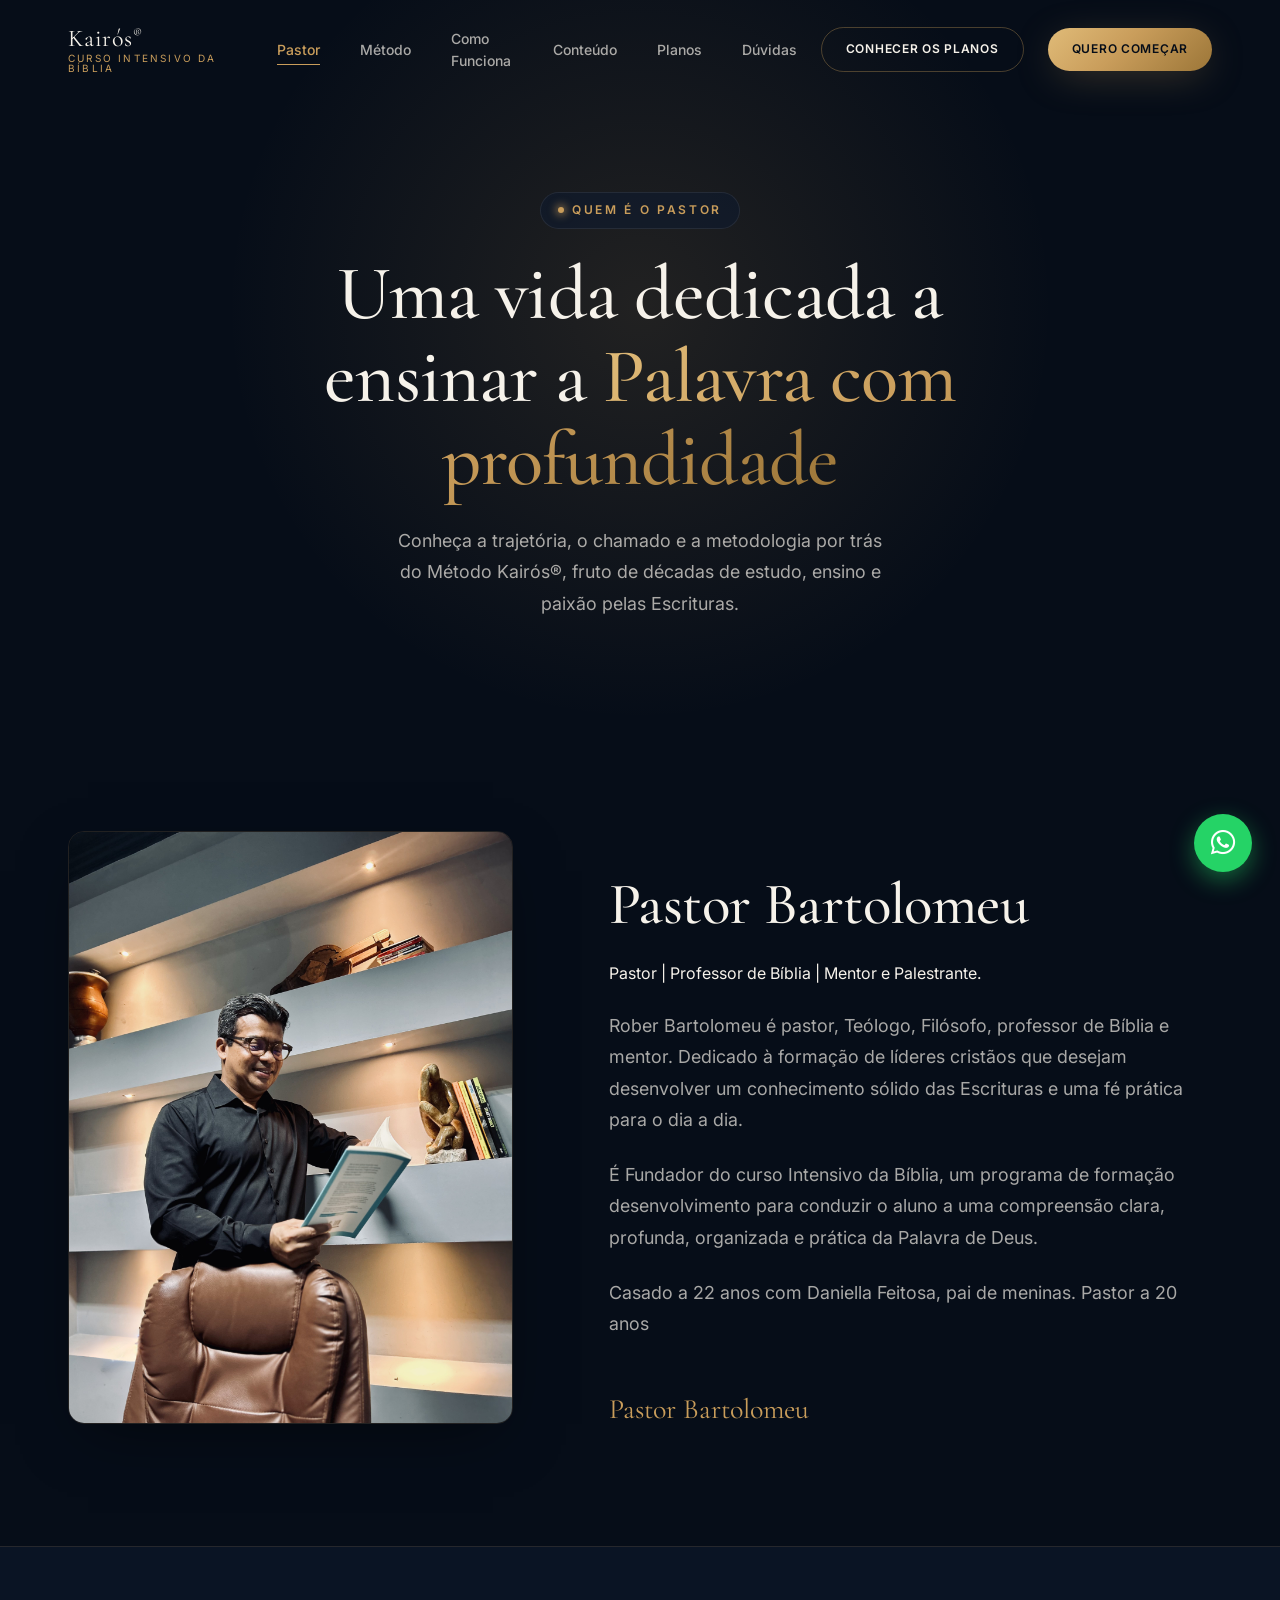
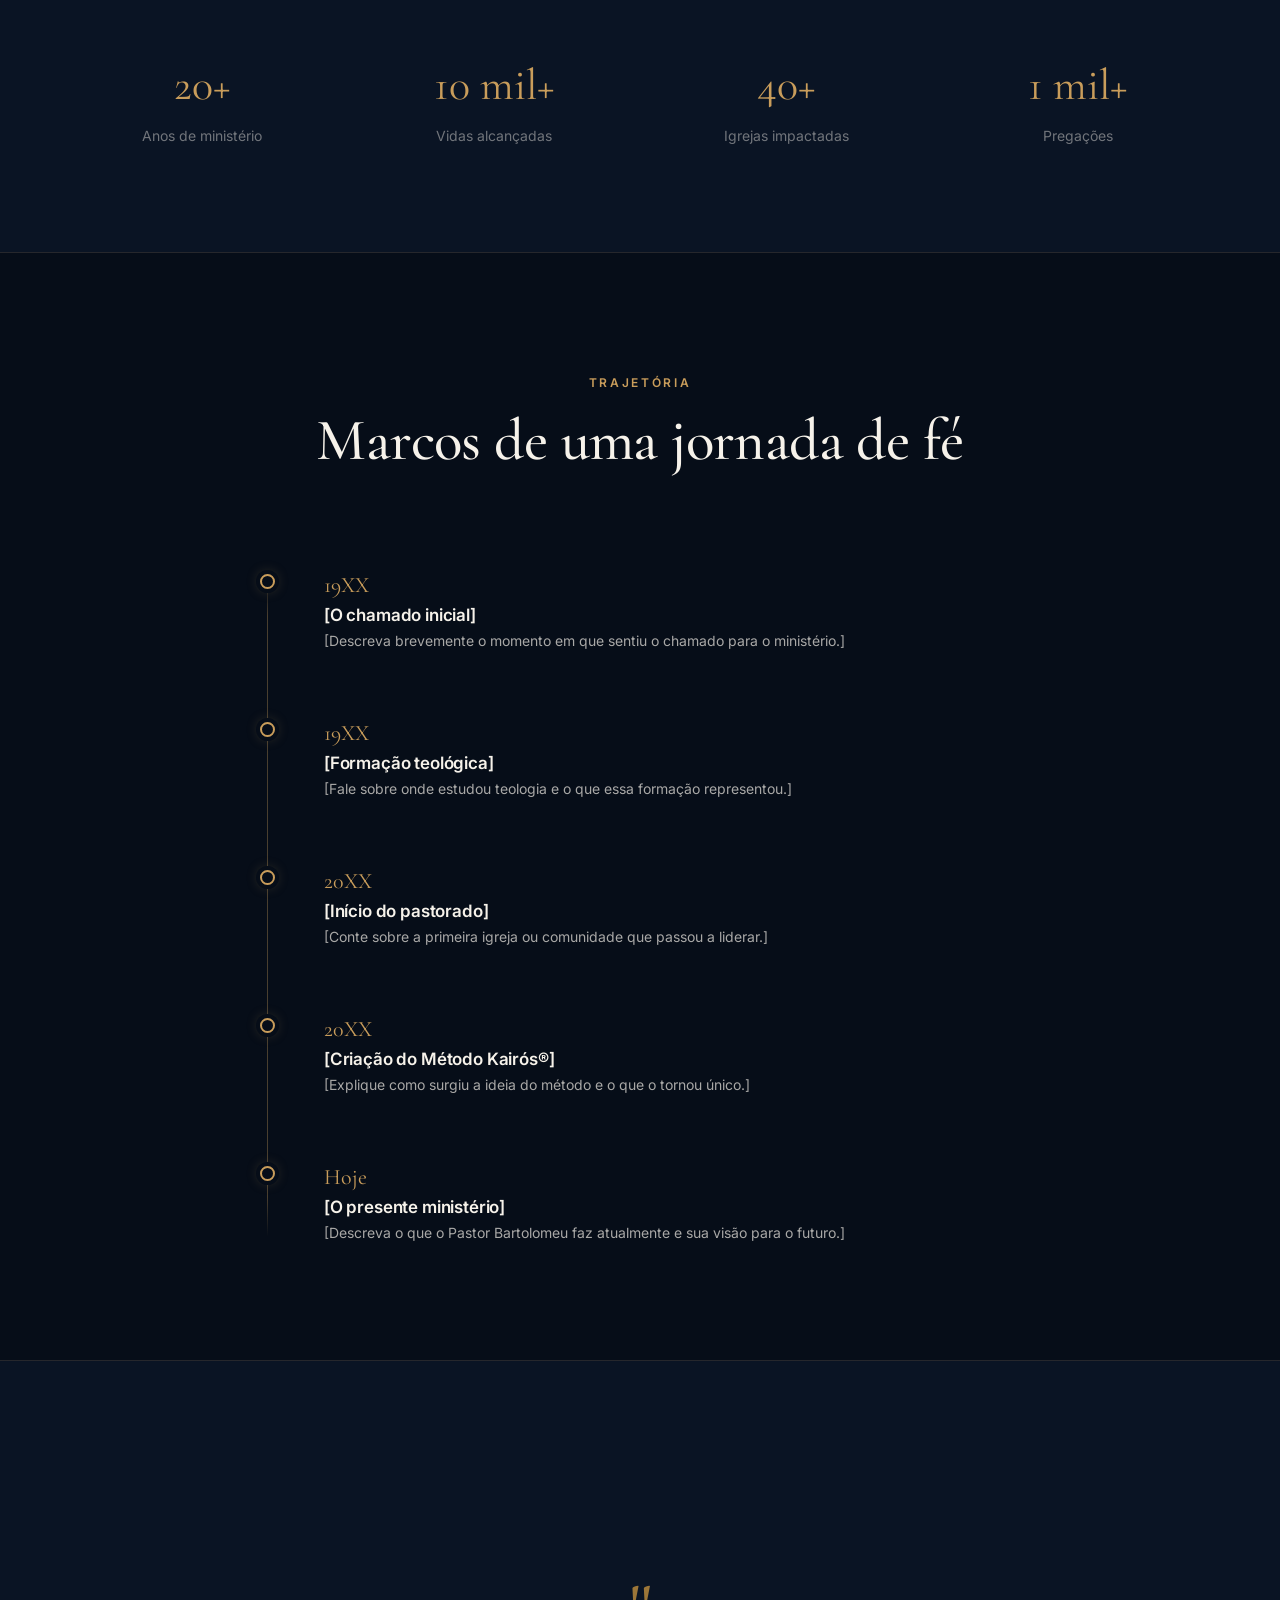
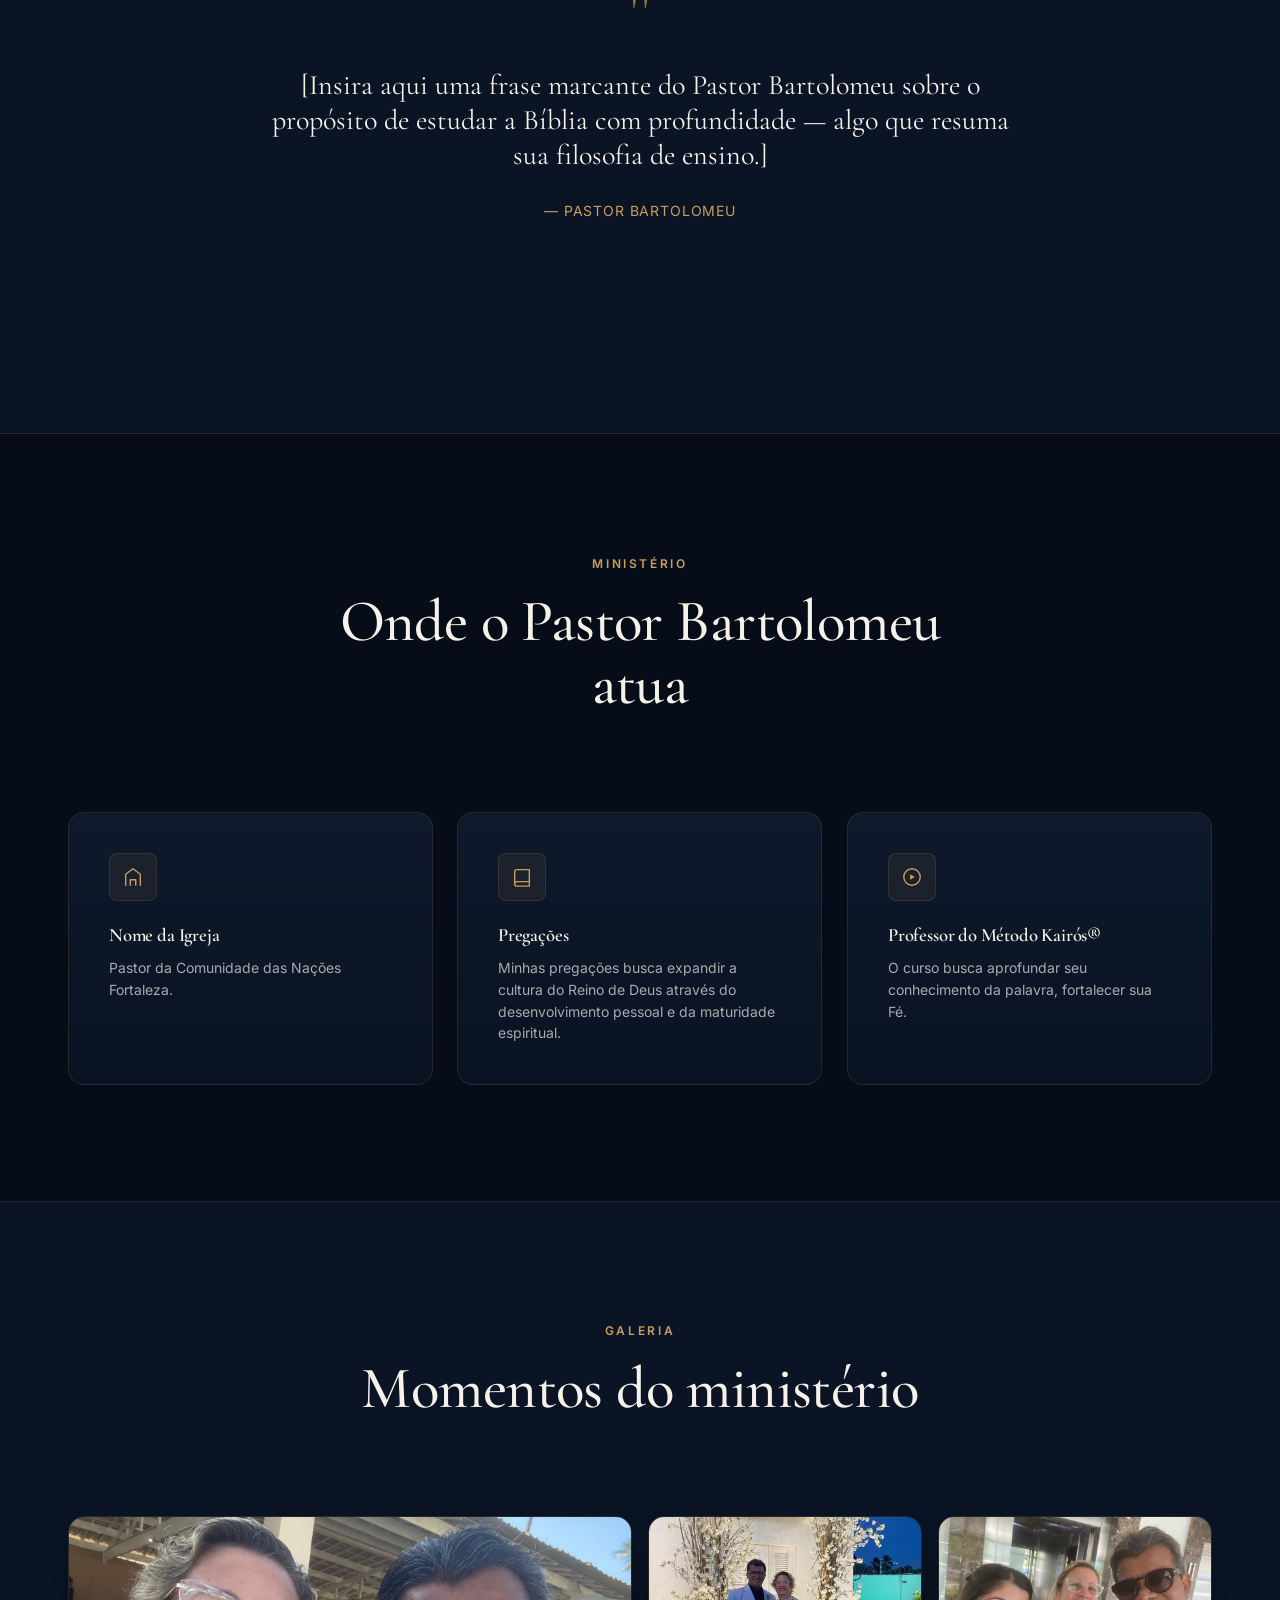
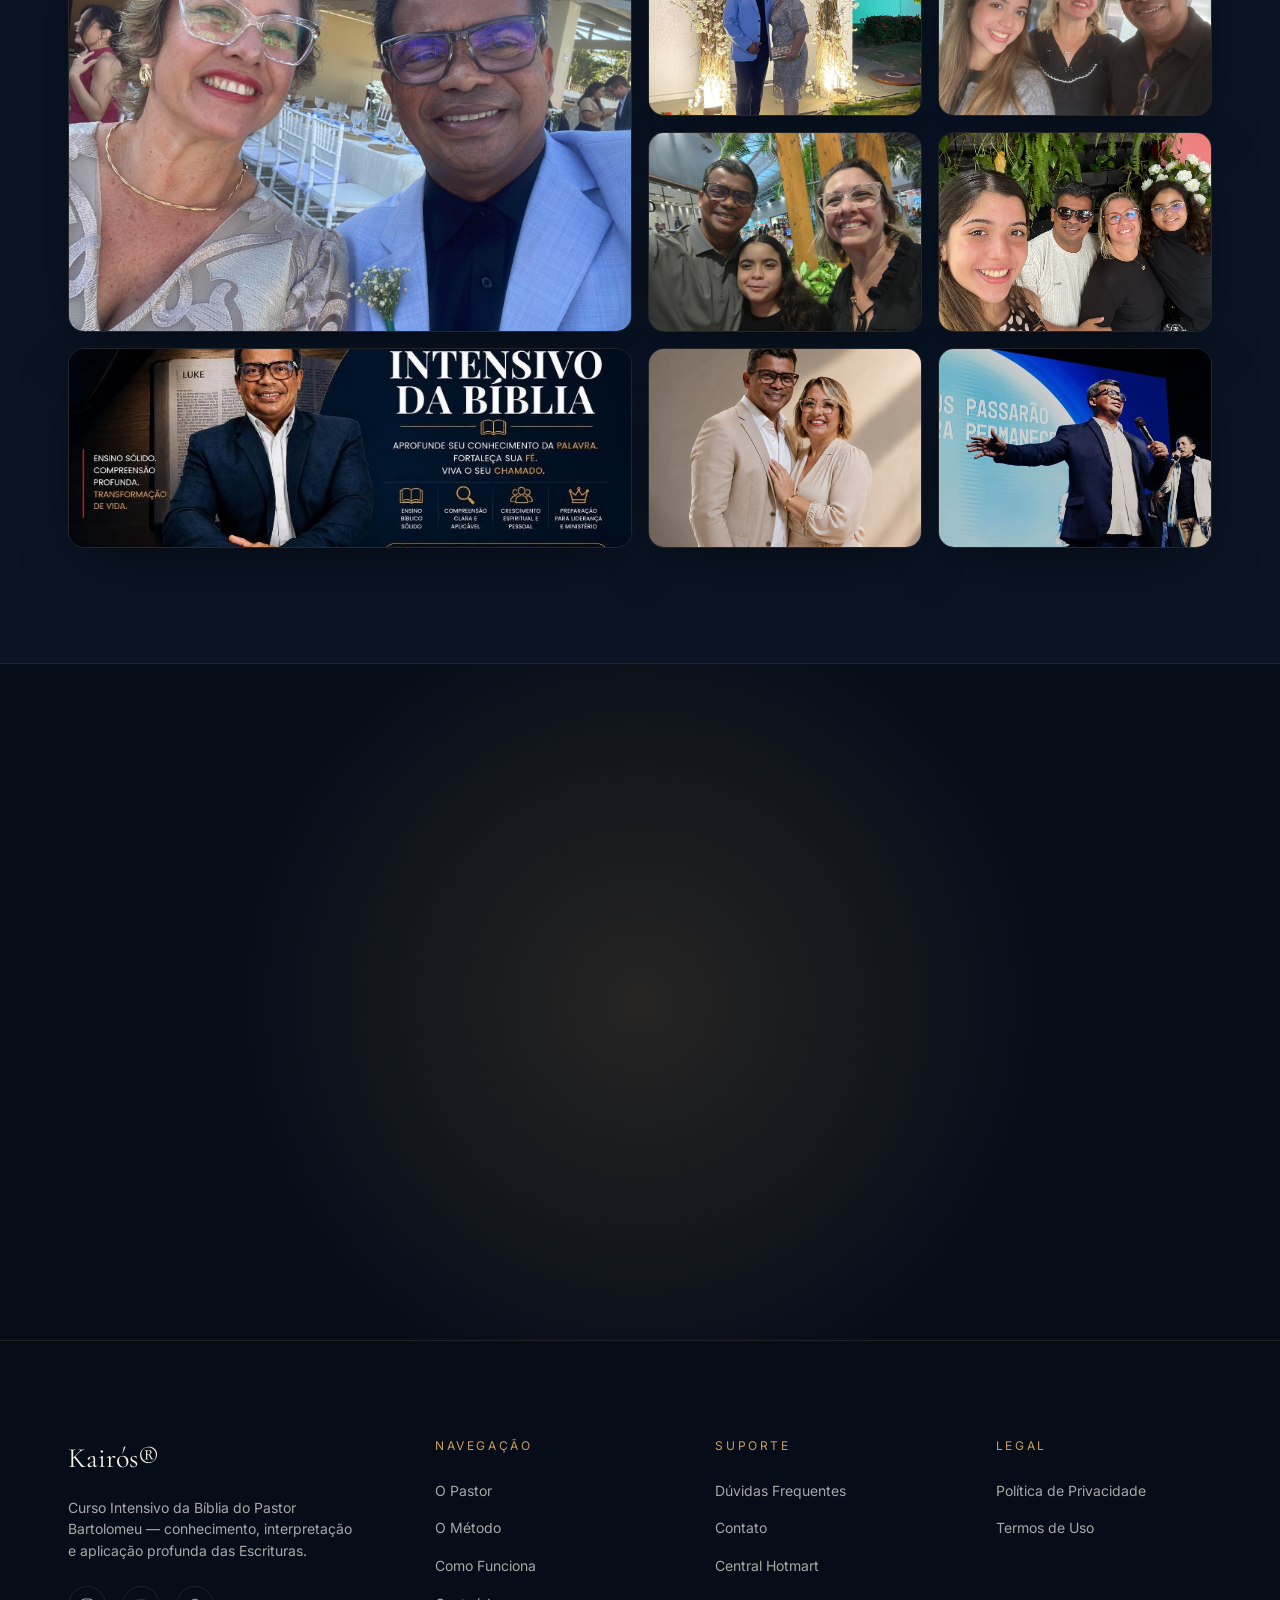
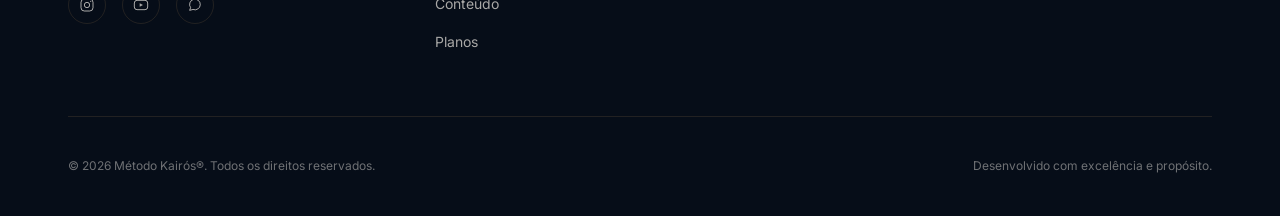
<file: sobre.html>
<!DOCTYPE html>
<html lang="pt-BR">
<head>
<meta charset="UTF-8">
<meta name="viewport" content="width=device-width, initial-scale=1.0">
<title>Sobre o Pastor Bartolomeu | Método Kairós®</title>
<meta name="description" content="Conheça a trajetória, o chamado e o ministério do Pastor Bartolomeu, criador do Método Kairós® para o estudo profundo da Bíblia.">
<meta name="theme-color" content="#060d18">

<link rel="preconnect" href="https://fonts.googleapis.com">
<link rel="preconnect" href="https://fonts.gstatic.com" crossorigin>
<link href="https://fonts.googleapis.com/css2?family=Cormorant+Garamond:wght@400;500;600;700&family=Inter:wght@400;500;600;700;800&display=swap" rel="stylesheet">
<link rel="stylesheet" href="https://cdnjs.cloudflare.com/ajax/libs/font-awesome/6.5.1/css/all.min.css"/>

<link rel="stylesheet" href="css/variables.css">
<link rel="stylesheet" href="css/reset.css">
<link rel="stylesheet" href="css/base.css">
<link rel="stylesheet" href="css/components.css">
<link rel="stylesheet" href="css/nav.css">
<link rel="stylesheet" href="css/sections.css">
<link rel="stylesheet" href="css/about.css">
<link rel="stylesheet" href="css/animations.css">
<link rel="stylesheet" href="css/whatsapp.css">
</head>
<body>

<a href="#conteudo" class="u-visually-hidden">Pular para o conteúdo principal</a>

<!-- ==========================================================================
     NAVEGAÇÃO — igual à página inicial, com "O Pastor" marcado como atual
     ========================================================================== -->
<header class="nav" id="nav">
  <div class="u-container nav__inner">
    <a href="index.html" class="nav__brand">
      <span class="nav__brand-mark">Kairós<sup style="font-size:0.5em;">®</sup></span>
      <span class="nav__brand-tag">Curso Intensivo da Bíblia</span>
    </a>

    <nav class="nav__links" id="navLinks" aria-label="Navegação principal">
      <a href="#" class="nav__link" aria-current="page">Pastor</a>
      <a href="index.htm" class="nav__link">Método</a>
      <a href="index.htm" class="nav__link">Como Funciona</a>
      <a href="index.htm" class="nav__link">Conteúdo</a>
      <a href="index.htm" class="nav__link">Planos</a>
      <a href="index.htm" class="nav__link">Dúvidas</a>
    </nav>

    <div class="nav__actions">
      <a href="index.html#planos" class="btn btn--ghost btn--sm">Conhecer os planos</a>
      <a href="index.html#planos" class="btn btn--gold btn--sm">Quero começar</a>
      <button class="nav__toggle" id="navToggle" aria-label="Abrir menu" aria-expanded="false" aria-controls="navLinks">
        <span></span><span></span><span></span>
      </button>
    </div>
  </div>
</header>

<main id="conteudo">

<!-- ==========================================================================
     CABEÇALHO DA PÁGINA
     ========================================================================== -->
<section class="page-header u-container">
  <div class="hero__badge" data-anim="fade-up" style="margin-bottom:1.5rem;">
    <span class="badge"><span class="badge__dot"></span>Quem é o Pastor</span>
  </div>
  <h1 class="page-header__title" data-anim="fade-up" data-anim-delay="80">
    Uma vida dedicada a ensinar a <span class="u-gold-text">Palavra com profundidade</span>
  </h1>
  <p class="u-lede page-header__lede" data-anim="fade-up" data-anim-delay="160">
    <!-- SUBSTITUA este parágrafo por uma frase de efeito real sobre o Pastor Bartolomeu —
         algo que resuma sua missão em 1-2 linhas. -->
    Conheça a trajetória, o chamado e a metodologia por trás do Método Kairós®,
    fruto de décadas de estudo, ensino e paixão pelas Escrituras.
  </p>
</section>

<!-- ==========================================================================
     BIOGRAFIA — foto grande + texto
     ========================================================================== -->
<section class="u-section">
  <div class="u-container">
    <div class="bio__layout">
      <div class="bio__photo" data-anim="fade-right">
        <!-- FOTO PRINCIPAL DO PASTOR
             Para usar uma foto real, troque o bloco abaixo por:
             <div class="photo-frame"><img src="assets/img/pastor-bartolomeu.jpg" alt="Pastor Bartolomeu"></div> -->
         <div class="gallery__grid" ></div>
      <div class="gallery__item gallery__item--wide gallery__item--tall" data-anim="scale-in">
       <div class="photo-frame"><img src="assent/img1.jpeg" alt="Casal"></div>
      </div>
      </div>

      <div class="bio__text" data-anim-group="90">
        <span class="u-eyebrow" data-anim="fade-up">Biografia</span>
        <h2 class="u-heading-lg" data-anim="fade-up">Pastor Bartolomeu</h2>

        <!-- TEXTO DE BIOGRAFIA — substitua os parágrafos abaixo pela história real:
             origem, chamado ao ministério, formação teológica, tempo de pastorado,
             igreja(s) que lidera ou liderou, marcos importantes. -->
        <h4 class="u-texto" data-anim="fade-up">Pastor | Professor  de Bíblia | Mentor e Palestrante.</h4>
        <p data-anim="fade-up">
         Rober Bartolomeu é pastor, Teólogo, Filósofo, professor de Bíblia e mentor.

Dedicado à formação de líderes cristãos que desejam desenvolver um conhecimento sólido das Escrituras e uma fé prática para o dia a dia.
        </p>
        <p data-anim="fade-up">
         É Fundador do curso Intensivo da Bíblia, um programa de formação desenvolvimento para conduzir o aluno a uma compreensão clara, profunda, organizada e prática da Palavra de Deus.
        </p>

        <p data-anim="fade-up">
        Casado a 22 anos com Daniella Feitosa, pai de meninas.
Pastor a 20 anos
        </p>

        <span class="bio__signature" data-anim="fade-up">Pastor Bartolomeu</span>
      </div>
    </div>
  </div>
</section>

<!-- ==========================================================================
     ESTATÍSTICAS / CREDENCIAIS
     ========================================================================== -->
<section class="u-section" style="padding-block: var(--space-xl); background: var(--bg-surface-alt); border-block: 1px solid var(--border-subtle);">
  <div class="u-container">
    <div class="pastor-stats" data-anim-group="80">
      <!-- Ajuste os números abaixo para os reais -->
      <div class="pastor-stat" data-anim="fade-up">
        <span class="pastor-stat__value">20+</span>
        <span class="pastor-stat__label">Anos de ministério</span>
      </div>
      <div class="pastor-stat" data-anim="fade-up">
        <span class="pastor-stat__value">10 mil+</span>
        <span class="pastor-stat__label">Vidas alcançadas</span>
      </div>
      <div class="pastor-stat" data-anim="fade-up">
        <span class="pastor-stat__value">40+</span>
        <span class="pastor-stat__label">Igrejas impactadas</span>
      </div>
      <div class="pastor-stat" data-anim="fade-up">
        <span class="pastor-stat__value">1 mil+</span>
        <span class="pastor-stat__label">Pregações</span>
      </div>
    </div>
  </div>
</section>

<!-- ==========================================================================
     TRAJETÓRIA — linha do tempo
     ========================================================================== -->
<section class="u-section">
  <div class="u-container">
    <div class="u-section-head u-section-head--center" data-anim="fade-up">
      <span class="u-eyebrow">Trajetória</span>
      <h2 class="u-heading-lg">Marcos de uma jornada de fé</h2>
    </div>

    <div class="trajectory" data-anim-group="100">
      <!-- Ajuste anos e descrições para a trajetória real do Pastor -->
      <div class="trajectory__item" data-anim="fade-up">
        <span class="trajectory__dot"></span>
        <span class="trajectory__year">19XX</span>
        <h3>[O chamado inicial]</h3>
        <p>[Descreva brevemente o momento em que sentiu o chamado para o ministério.]</p>
      </div>

      <div class="trajectory__item" data-anim="fade-up">
        <span class="trajectory__dot"></span>
        <span class="trajectory__year">19XX</span>
        <h3>[Formação teológica]</h3>
        <p>[Fale sobre onde estudou teologia e o que essa formação representou.]</p>
      </div>

      <div class="trajectory__item" data-anim="fade-up">
        <span class="trajectory__dot"></span>
        <span class="trajectory__year">20XX</span>
        <h3>[Início do pastorado]</h3>
        <p>[Conte sobre a primeira igreja ou comunidade que passou a liderar.]</p>
      </div>

      <div class="trajectory__item" data-anim="fade-up">
        <span class="trajectory__dot"></span>
        <span class="trajectory__year">20XX</span>
        <h3>[Criação do Método Kairós®]</h3>
        <p>[Explique como surgiu a ideia do método e o que o tornou único.]</p>
      </div>

      <div class="trajectory__item" data-anim="fade-up">
        <span class="trajectory__dot"></span>
        <span class="trajectory__year">Hoje</span>
        <h3>[O presente ministério]</h3>
        <p>[Descreva o que o Pastor Bartolomeu faz atualmente e sua visão para o futuro.]</p>
      </div>
    </div>
  </div>
</section>

<!-- ==========================================================================
     CITAÇÃO EM DESTAQUE
     ========================================================================== -->
<section class="u-section" style="background: var(--bg-surface-alt); border-block: 1px solid var(--border-subtle);">
  <div class="u-container">
    <div class="quote-block" data-anim="scale-in">
      <span class="quote-block__mark">"</span>
      <!-- Substitua pela citação real do Pastor -->
      <p class="quote-block__text">
        [Insira aqui uma frase marcante do Pastor Bartolomeu sobre o propósito de
        estudar a Bíblia com profundidade — algo que resuma sua filosofia de ensino.]
      </p>
      <span class="quote-block__author">— Pastor Bartolomeu</span>
    </div>
  </div>
</section>

<!-- ==========================================================================
     ÁREAS DE ATUAÇÃO NO MINISTÉRIO
     ========================================================================== -->
<section class="u-section">
  <div class="u-container">
    <div class="u-section-head u-section-head--center" data-anim="fade-up">
      <span class="u-eyebrow">Ministério</span>
      <h2 class="u-heading-lg">Onde o Pastor Bartolomeu atua</h2>
    </div>

    <div class="ministry__grid" data-anim-group="90">
      <div class="card" style="padding: var(--space-lg);" data-anim="fade-up">
        <div class="learn__icon" style="margin-bottom: var(--space-md);">
          <svg viewBox="0 0 24 24" fill="none" stroke="currentColor" stroke-width="1.5"><path d="M4 21V9l8-6 8 6v12M9 21v-6h6v6" stroke-linecap="round" stroke-linejoin="round"/></svg>
        </div>
        <h3 style="font-weight:600; margin-bottom: var(--space-xs);">Nome da Igreja </h3>
        <p style="font-size: var(--fs-body-sm);">Pastor da Comunidade das Nações Fortaleza.</p>
      </div>

      <div class="card" style="padding: var(--space-lg);" data-anim="fade-up">
        <div class="learn__icon" style="margin-bottom: var(--space-md);">
          <svg viewBox="0 0 24 24" fill="none" stroke="currentColor" stroke-width="1.5"><path d="M4 19.5A2.5 2.5 0 0 1 6.5 17H20M4 19.5A2.5 2.5 0 0 0 6.5 22H20V4H6.5A2.5 2.5 0 0 0 4 6.5v13Z" stroke-linejoin="round"/></svg>
        </div>
        <h3 style="font-weight:600; margin-bottom: var(--space-xs);">Pregações</h3>
        <p style="font-size: var(--fs-body-sm);">Minhas pregações busca expandir a cultura do Reino de Deus através do desenvolvimento pessoal e da maturidade espiritual.</p>
      </div>

      <div class="card" style="padding: var(--space-lg);" data-anim="fade-up">
        <div class="learn__icon" style="margin-bottom: var(--space-md);">
          <svg viewBox="0 0 24 24" fill="none" stroke="currentColor" stroke-width="1.5"><circle cx="12" cy="12" r="9"/><path d="M10 9v6l5-3-5-3Z" fill="currentColor" stroke="none"/></svg>
        </div>
        <h3 style="font-weight:600; margin-bottom: var(--space-xs);">Professor do Método Kairós®</h3>
        <p style="font-size: var(--fs-body-sm);">O curso busca aprofundar seu conhecimento da palavra, fortalecer sua Fé.</p>
      </div>
    </div>
  </div>
</section>

<!-- ==========================================================================
     GALERIA DE FOTOS
     ========================================================================== -->
<section class="u-section" style="background: var(--bg-surface-alt); border-block: 1px solid var(--border-subtle);">
  <div class="u-container">
    <div class="u-section-head u-section-head--center" data-anim="fade-up">
      <span class="u-eyebrow">Galeria</span>
      <h2 class="u-heading-lg">Momentos do ministério</h2>
    </div>

    <!-- Cada item é um placeholder — troque a <div class="photo-placeholder"> interna
         por <div class="photo-frame"><img src="..." alt="..."></div> quando tiver as fotos.
         As classes gallery__item--wide e gallery__item--tall controlam o tamanho no grid. -->
    <div class="gallery__grid" data-anim-group="70">
      <div class="gallery__item gallery__item--wide gallery__item--tall" data-anim="scale-in">
       <div class="photo-frame"><img src="assent/img2.jpeg" alt="Casal"></div>
      </div>
      <div class="gallery__item" data-anim="scale-in">
        <div class="photo-frame"><img src="/assent/img3.jpeg" alt="casal"></div>
      </div>
      <div class="gallery__item" data-anim="scale-in">
       <div class="photo-frame"><img src="assent/img5.jpeg" alt="irma"></div>
      </div>
      <div class="gallery__item" data-anim="scale-in">
        <div class="photo-frame"><img src="assent/img6.jpeg" alt="irma"></div>
      </div>
      <div class="gallery__item" data-anim="scale-in">
        <div class="photo-frame"><img src="assent/img7.png" alt="familia"></div>
      </div>
      <div class="gallery__item gallery__item--wide" data-anim="scale-in">
        <div class="photo-frame"><img src="assent/img12.jpeg" alt="familia"></div>
      </div>
       <div class="gallery__item" data-anim="scale-in">
        <div class="photo-frame"><img src="assent/img11.png" alt="familia"></div>
      </div>
       <div class="gallery__item" data-anim="scale-in">
        <div class="photo-frame"><img src="assent/img10.png" alt="familia"></div>
      </div>
    </div>
  </div>
</section>

<!-- ==========================================================================
     CTA FINAL — volta pro curso
     ========================================================================== -->
<section class="cta-final u-section">
  <div class="cta-final__glow" aria-hidden="true"></div>
  <div class="u-container">
    <div class="cta-final__content" data-anim="scale-in">
      <span class="u-eyebrow" style="justify-content:center;">Método Kairós®</span>
      <h2 class="u-gold-text">Aprenda diretamente com o Pastor Bartolomeu</h2>
      <p class="u-lede">Inscreva-se no Curso Intensivo da Bíblia e tenha acesso ao método completo, com a mesma profundidade que você conheceu aqui.</p>
      <a href="index.html#planos" class="btn btn--gold">Conhecer os planos</a>
    </div>
  </div>
</section>

</main>

<!-- ==========================================================================
     FOOTER — igual à página inicial
     ========================================================================== -->
<footer class="footer">
  <div class="u-container">
    <div class="footer__grid">
      <div>
        <div class="footer__brand-mark">Kairós®</div>
        <p class="footer__desc">Curso Intensivo da Bíblia do Pastor Bartolomeu — conhecimento, interpretação e aplicação profunda das Escrituras.</p>
        <div class="footer__social">
          <a href="#" aria-label="Instagram"><svg viewBox="0 0 24 24" fill="none" stroke="currentColor" stroke-width="1.5"><rect x="3" y="3" width="18" height="18" rx="5"/><circle cx="12" cy="12" r="4"/><circle cx="17.5" cy="6.5" r="1" fill="currentColor" stroke="none"/></svg></a>
          <a href="#" aria-label="YouTube"><svg viewBox="0 0 24 24" fill="none" stroke="currentColor" stroke-width="1.5"><rect x="2" y="5" width="20" height="14" rx="4"/><path d="M10 9.5v5l5-2.5-5-2.5Z" fill="currentColor" stroke="none"/></svg></a>
          <a href="#" aria-label="WhatsApp"><svg viewBox="0 0 24 24" fill="none" stroke="currentColor" stroke-width="1.5"><path d="M4 20l1.4-4.1A8 8 0 1 1 9 18.7L4 20Z" stroke-linejoin="round"/></svg></a>
        </div>
      </div>

      <div>
        <div class="footer__col-title">Navegação</div>
        <div class="footer__links">
          <a href="sobre.html">O Pastor</a>
          <a href="index.html#metodo">O Método</a>
          <a href="index.html#como-funciona">Como Funciona</a>
          <a href="index.html#aprendizado">Conteúdo</a>
          <a href="index.html#planos">Planos</a>
        </div>
      </div>

      <div>
        <div class="footer__col-title">Suporte</div>
        <div class="footer__links">
          <a href="index.html#faq">Dúvidas Frequentes</a>
          <a href="#">Contato</a>
          <a href="#">Central Hotmart</a>
        </div>
      </div>

      <div>
        <div class="footer__col-title">Legal</div>
        <div class="footer__links">
          <a href="#">Política de Privacidade</a>
          <a href="#">Termos de Uso</a>
        </div>
      </div>
    </div>

    <div class="footer__bottom">
      <span>&copy; <span data-current-year>2026</span> Método Kairós®. Todos os direitos reservados.</span>
      <span>Desenvolvido com excelência e propósito.</span>
    </div>
  </div>
</footer>


<!-- Botão WhatsApp flutuante -->
  <a href="https://wa.me/558596488028?text=Ol%C3%A1!%20Quero%20saber%20mais%20sobre%20o%20curso%20intensivo%20de%20bíblia" class="whatsapp-float" target="_blank" aria-label="WhatsApp">
    <i class="fab fa-whatsapp"></i>
  </a>

<script src="js/animations.js"></script>
<script src="js/main.js"></script>
</body>
</html>
</file>
<file: css/variables.css>
/* ==========================================================================
   MÉTODO KAIRÓS® — DESIGN TOKENS
   Paleta extraída da identidade visual de referência do Pastor Bartolomeu:
   azul-marinho profundo, dourado premium, branco quente, grafite e couro.
   ========================================================================== */

:root {
  /* ---- Cor: Base ---- */
  --c-navy-950: #060d18;   /* fundo principal — quase preto, tom azulado */
  --c-navy-900: #0a1424;   /* fundo secundário / seções alternadas */
  --c-navy-850: #0e1b30;   /* cards, superfícies elevadas */
  --c-navy-800: #142238;   /* bordas sutis, hover de superfícies */
  --c-navy-700: #1c2f4a;   /* divisores levemente visíveis */

  /* ---- Cor: Dourado premium ---- */
  --c-gold-100: #f3e3c2;   /* highlight de texto dourado claro */
  --c-gold-300: #e0bb78;   /* dourado médio-claro, hover */
  --c-gold-500: #c99d5b;   /* dourado principal (extraído da referência) */
  --c-gold-700: #9c7638;   /* dourado escuro, sombras metálicas */
  --c-gold-900: #5c4420;   /* dourado profundo, bordas em dark */

  /* ---- Cor: Neutros quentes ---- */
  --c-white-warm: #f6f2ea;
  --c-cream: #ece5d6;
  --c-graphite-400: #8b8f98;
  --c-graphite-600: #5c6270;
  --c-leather: #6e5743;

  /* ---- Cor: Semântica ---- */
  --bg-body: var(--c-navy-950);
  --bg-surface: var(--c-navy-850);
  --bg-surface-alt: var(--c-navy-900);
  --border-subtle: rgba(201, 157, 91, 0.14);
  --border-strong: rgba(201, 157, 91, 0.35);
  --text-primary: var(--c-white-warm);
  --text-secondary: rgba(246, 242, 234, 0.68);
  --text-muted: rgba(246, 242, 234, 0.44);
  --text-gold: var(--c-gold-500);
  --accent: var(--c-gold-500);
  --accent-bright: var(--c-gold-300);

  /* ---- Gradientes discretos ---- */
  --grad-gold: linear-gradient(135deg, var(--c-gold-300) 0%, var(--c-gold-500) 45%, var(--c-gold-700) 100%);
  --grad-surface: linear-gradient(180deg, rgba(20, 34, 56, 0.6) 0%, rgba(10, 20, 36, 0.9) 100%);
  --grad-vignette: radial-gradient(120% 120% at 50% 0%, rgba(20, 34, 56, 0.0) 0%, rgba(6, 13, 24, 0.9) 100%);
  --grad-glow: radial-gradient(50% 50% at 50% 50%, rgba(201, 157, 91, 0.22) 0%, rgba(201, 157, 91, 0) 70%);

  /* ---- Tipografia ---- */
  --font-display: "Cormorant Garamond", "Times New Roman", serif;
  --font-body: "Inter", -apple-system, BlinkMacSystemFont, sans-serif;

  --fs-display-xl: clamp(2.75rem, 6vw, 6rem);
  --fs-display-lg: clamp(2.25rem, 4.6vw, 4.25rem);
  --fs-display-md: clamp(1.75rem, 3.2vw, 2.75rem);
  --fs-display-sm: clamp(1.375rem, 2.2vw, 1.875rem);
  --fs-body-lg: clamp(1.0625rem, 1.4vw, 1.25rem);
  --fs-body-md: 1rem;
  --fs-body-sm: 0.875rem;
  --fs-eyebrow: 0.75rem;

  --lh-tight: 1.08;
  --lh-snug: 1.25;
  --lh-normal: 1.55;
  --lh-relaxed: 1.75;

  --ls-eyebrow: 0.22em;
  --ls-wide: 0.06em;

  /* ---- Espaçamento ---- */
  --space-3xs: 0.25rem;
  --space-2xs: 0.5rem;
  --space-xs: 0.75rem;
  --space-sm: 1rem;
  --space-md: 1.5rem;
  --space-lg: 2.5rem;
  --space-xl: 4rem;
  --space-2xl: 6rem;
  --space-3xl: 9rem;

  --section-pad-y: clamp(4.5rem, 9vw, 9rem);
  --container-width: 1240px;
  --container-pad-x: clamp(1.25rem, 5vw, 3rem);

  /* ---- Raio & sombra ---- */
  --radius-sm: 8px;
  --radius-md: 16px;
  --radius-lg: 28px;
  --radius-pill: 999px;

  --shadow-soft: 0 20px 60px -20px rgba(0, 0, 0, 0.55);
  --shadow-lift: 0 30px 80px -24px rgba(0, 0, 0, 0.65);
  --shadow-gold-glow: 0 8px 40px -8px rgba(201, 157, 91, 0.35);

  /* ---- Vidro fosco ---- */
  --glass-bg: rgba(14, 27, 48, 0.55);
  --glass-border: rgba(246, 242, 234, 0.08);
  --glass-blur: blur(20px);

  /* ---- Movimento ---- */
  --ease-premium: cubic-bezier(0.16, 1, 0.3, 1);
  --ease-out-soft: cubic-bezier(0.22, 1, 0.36, 1);
  --dur-fast: 220ms;
  --dur-mid: 480ms;
  --dur-slow: 900ms;

  /* ---- Z-index ---- */
  --z-nav: 100;
  --z-overlay: 200;
  --z-modal: 300;
}

/* Light-independent: site é dark-mode-first por identidade, então
   não expomos um tema claro alternativo — dark é a marca. */
</file>
<file: css/base.css>
/* ==========================================================================
   TIPOGRAFIA & UTILITÁRIOS DE LAYOUT
   ========================================================================== */

h1, h2, h3, .u-display {
  font-family: var(--font-display);
  font-weight: 500;
  line-height: var(--lh-tight);
  letter-spacing: -0.01em;
}

p { color: var(--text-secondary); }

.u-container {
  width: 100%;
  max-width: var(--container-width);
  margin-inline: auto;
  padding-inline: var(--container-pad-x);
}

.u-section {
  padding-block: var(--section-pad-y);
  position: relative;
}

.u-eyebrow {
  display: inline-flex;
  align-items: center;
  gap: var(--space-2xs);
  font-family: var(--font-body);
  font-size: var(--fs-eyebrow);
  font-weight: 600;
  letter-spacing: var(--ls-eyebrow);
  text-transform: uppercase;
  color: var(--text-gold);
}

.u-heading-xl {
  font-size: var(--fs-display-xl);
  font-family: var(--font-display);
}

.u-heading-lg {
  font-size: var(--fs-display-lg);
}

.u-heading-md {
  font-size: var(--fs-display-md);
}

.u-lede {
  font-size: var(--fs-body-lg);
  color: var(--text-secondary);
  line-height: var(--lh-relaxed);
  max-width: 46ch;
}

.u-gold-text {
  background: var(--grad-gold);
  -webkit-background-clip: text;
  background-clip: text;
  color: transparent;
}

.u-visually-hidden {
  position: absolute;
  width: 1px; height: 1px;
  padding: 0; margin: -1px;
  overflow: hidden;
  clip: rect(0, 0, 0, 0);
  white-space: nowrap;
  border: 0;
}

.u-section-head {
  max-width: 680px;
  margin-bottom: var(--space-2xl);
}

.u-section-head--center {
  margin-inline: auto;
  text-align: center;
}

.u-section-head .u-eyebrow { margin-bottom: var(--space-sm); }
.u-section-head h2 { margin-bottom: var(--space-md); }
</file>
<file: css/components.css>
/* ==========================================================================
   COMPONENTES REUTILIZÁVEIS
   ========================================================================== */

/* ---- Botões ---- */
.btn {
  position: relative;
  display: inline-flex;
  align-items: center;
  justify-content: center;
  gap: var(--space-2xs);
  padding: 1rem 2.25rem;
  font-family: var(--font-body);
  font-size: var(--fs-body-sm);
  font-weight: 600;
  letter-spacing: var(--ls-wide);
  text-transform: uppercase;
  border-radius: var(--radius-pill);
  white-space: nowrap;
  transition: transform var(--dur-fast) var(--ease-out-soft),
              box-shadow var(--dur-fast) var(--ease-out-soft),
              background var(--dur-fast) var(--ease-out-soft),
              border-color var(--dur-fast) var(--ease-out-soft);
  isolation: isolate;
  overflow: hidden;
}

.btn:active { transform: translateY(1px) scale(0.99); }

.btn--gold {
  background: var(--grad-gold);
  color: var(--c-navy-950);
  box-shadow: var(--shadow-gold-glow);
}

.btn--gold::before {
  content: "";
  position: absolute;
  inset: 0;
  background: linear-gradient(120deg, transparent 30%, rgba(255,255,255,0.55) 50%, transparent 70%);
  transform: translateX(-120%);
  transition: transform var(--dur-slow) var(--ease-premium);
  z-index: 1;
}

.btn--gold:hover::before { transform: translateX(120%); }

.btn--gold:hover {
  box-shadow: 0 10px 50px -6px rgba(201, 157, 91, 0.55);
  transform: translateY(-2px);
}

.btn--ghost {
  background: transparent;
  color: var(--text-primary);
  border: 1px solid var(--border-strong);
}

.btn--ghost:hover {
  border-color: var(--accent);
  background: rgba(201, 157, 91, 0.08);
  transform: translateY(-2px);
}

.btn--sm { padding: 0.75rem 1.5rem; font-size: 0.75rem; }
.btn--block { width: 100%; }

/* ---- Badge / Pill ---- */
.badge {
  display: inline-flex;
  align-items: center;
  gap: var(--space-2xs);
  padding: 0.5rem 1.1rem;
  border-radius: var(--radius-pill);
  background: var(--glass-bg);
  border: 1px solid var(--glass-border);
  backdrop-filter: var(--glass-blur);
  -webkit-backdrop-filter: var(--glass-blur);
  font-size: var(--fs-eyebrow);
  font-weight: 600;
  letter-spacing: var(--ls-eyebrow);
  text-transform: uppercase;
  color: var(--text-gold);
}

.badge__dot {
  width: 6px; height: 6px;
  border-radius: 50%;
  background: var(--c-gold-500);
  box-shadow: 0 0 8px 2px rgba(201,157,91,0.7);
}

/* ---- Painel de vidro ---- */
.glass-panel {
  background: var(--glass-bg);
  border: 1px solid var(--glass-border);
  backdrop-filter: var(--glass-blur);
  -webkit-backdrop-filter: var(--glass-blur);
  border-radius: var(--radius-lg);
}

/* ---- Divisor ornamental ---- */
.ornament-divider {
  display: flex;
  align-items: center;
  justify-content: center;
  gap: var(--space-sm);
  color: var(--c-gold-500);
}

.ornament-divider::before,
.ornament-divider::after {
  content: "";
  width: 48px;
  height: 1px;
  background: linear-gradient(90deg, transparent, var(--c-gold-700));
}

.ornament-divider::after { background: linear-gradient(90deg, var(--c-gold-700), transparent); }

/* ---- Indicadores de confiança (hero) ---- */
.trust-strip {
  display: flex;
  flex-wrap: wrap;
  gap: var(--space-lg);
}

.trust-item {
  display: flex;
  align-items: center;
  gap: var(--space-xs);
  font-size: var(--fs-body-sm);
  color: var(--text-secondary);
}

.trust-item svg {
  width: 18px; height: 18px;
  color: var(--c-gold-500);
  flex-shrink: 0;
}

/* ---- Card base ---- */
.card {
  background: var(--grad-surface);
  border: 1px solid var(--border-subtle);
  border-radius: var(--radius-md);
  transition: transform var(--dur-mid) var(--ease-premium),
              border-color var(--dur-mid) var(--ease-premium),
              box-shadow var(--dur-mid) var(--ease-premium);
}

.card:hover {
  border-color: var(--border-strong);
  box-shadow: var(--shadow-lift);
}
</file>
<file: css/nav.css>
/* ==========================================================================
   NAVEGAÇÃO
   ========================================================================== */

.nav {
  position: absolute;
  top: 0; left: 0; right: 0;
  z-index: var(--z-nav);
  padding: var(--space-md) 0;
  transition: padding var(--dur-mid) var(--ease-premium),
              background var(--dur-mid) var(--ease-premium),
              border-color var(--dur-mid) var(--ease-premium);
  border-bottom: 1px solid transparent;
}

.nav.is-scrolled {
  padding: var(--space-sm) 0;
  background: rgba(6, 13, 24, 0.72);
  backdrop-filter: blur(16px);
  -webkit-backdrop-filter: blur(16px);
  border-bottom-color: var(--border-subtle);
}

.nav__inner {
  display: flex;
  align-items: center;
  justify-content: space-between;
  gap: var(--space-md);
}

.nav__brand {
  display: flex;
  flex-direction: column;
  line-height: 1;
}

.nav__brand-mark {
  font-family: var(--font-display);
  font-size: 1.5rem;
  letter-spacing: 0.02em;
  color: var(--text-primary);
}

.nav__brand-tag {
  font-size: 0.625rem;
  letter-spacing: var(--ls-eyebrow);
  text-transform: uppercase;
  color: var(--text-gold);
  margin-top: 2px;
}

.nav__links {
  display: flex;
  align-items: center;
  gap: var(--space-lg);
}

.nav__link {
  font-size: var(--fs-body-sm);
  font-weight: 500;
  color: var(--text-secondary);
  position: relative;
  padding-block: 4px;
  transition: color var(--dur-fast) var(--ease-out-soft);
}

.nav__link::after {
  content: "";
  position: absolute;
  left: 0; bottom: 0;
  width: 0; height: 1px;
  background: var(--c-gold-500);
  transition: width var(--dur-mid) var(--ease-premium);
}

.nav__link:hover { color: var(--text-primary); }
.nav__link:hover::after { width: 100%; }

.nav__link[aria-current="page"] {
  color: var(--text-gold);
}
.nav__link[aria-current="page"]::after {
  width: 100%;
}

.nav__actions {
  display: flex;
  align-items: center;
  gap: var(--space-md);
}

.nav__toggle {
  display: none;
  flex-direction: column;
  gap: 5px;
  width: 24px;
  z-index: 101;
}

.nav__toggle span {
  height: 1.5px;
  background: var(--text-primary);
  transition: transform var(--dur-mid) var(--ease-premium), opacity var(--dur-fast);
}

@media (max-width: 900px) {
  .nav__links { display: none; }
  .nav__toggle { display: flex; }

  .nav__actions .btn--ghost { display: none; }

  .nav__links.is-open {
    display: flex;
    position: fixed;
    inset: 0;
    flex-direction: column;
    justify-content: center;
    align-items: center;
    gap: var(--space-xl);
    background: rgba(6, 13, 24, 0.98);
    backdrop-filter: blur(20px);
  }

  .nav__links.is-open .nav__link { font-size: 1.5rem; font-family: var(--font-display); }

  body.nav-open .nav__toggle span:nth-child(1) { transform: translateY(6.5px) rotate(45deg); }
  body.nav-open .nav__toggle span:nth-child(2) { opacity: 0; }
  body.nav-open .nav__toggle span:nth-child(3) { transform: translateY(-6.5px) rotate(-45deg); }
}
</file>
<file: css/sections.css>
/* ==========================================================================
   SEÇÃO: SOBRE O MÉTODO (Timeline)
   ========================================================================== */

.method {
  background: var(--bg-body);
}

.method__timeline {
  position: relative;
  display: grid;
  grid-template-columns: repeat(5, 1fr);
  gap: var(--space-md);
  counter-reset: step;
}

.method__timeline::before {
  content: "";
  position: absolute;
  top: 28px;
  left: 0; right: 0;
  height: 1px;
  background: linear-gradient(90deg, transparent, var(--border-strong) 10%, var(--border-strong) 90%, transparent);
  z-index: 0;
}

.method__step {
  position: relative;
  display: flex;
  flex-direction: column;
  align-items: flex-start;
  gap: var(--space-sm);
  padding-top: 0;
}

.method__step-marker {
  width: 56px; height: 56px;
  border-radius: 50%;
  background: var(--bg-surface);
  border: 1px solid var(--border-strong);
  display: flex;
  align-items: center;
  justify-content: center;
  color: var(--c-gold-500);
  position: relative;
  z-index: 1;
  transition: box-shadow var(--dur-mid) var(--ease-premium), transform var(--dur-mid) var(--ease-premium);
}

.method__step-marker svg { width: 22px; height: 22px; }

.method__step:hover .method__step-marker {
  box-shadow: 0 0 0 6px rgba(201,157,91,0.08), 0 0 30px rgba(201,157,91,0.3);
  transform: translateY(-4px);
}

.method__step-title {
  font-family: var(--font-display);
  font-size: 1.375rem;
  color: var(--text-primary);
}

.method__step-desc {
  font-size: var(--fs-body-sm);
  color: var(--text-muted);
  line-height: var(--lh-relaxed);
}

@media (max-width: 980px) {
  .method__timeline {
    grid-template-columns: 1fr;
    gap: var(--space-xl);
  }
  .method__timeline::before {
    top: 0; bottom: 0; left: 28px; right: auto;
    width: 1px; height: auto;
    background: linear-gradient(180deg, transparent, var(--border-strong) 8%, var(--border-strong) 92%, transparent);
  }
}

/* ==========================================================================
   SEÇÃO: COMO FUNCIONA
   ========================================================================== */

.how {
  background: var(--bg-surface-alt);
  border-block: 1px solid var(--border-subtle);
}

.how__grid {
  display: grid;
  grid-template-columns: repeat(4, 1fr);
  gap: var(--space-lg);
  position: relative;
}

.how__connector {
  position: absolute;
  top: 44px;
  left: 12%; right: 12%;
  height: 1px;
  background-image: linear-gradient(90deg, var(--border-strong) 40%, transparent 40%);
  background-size: 12px 1px;
}

.how__card {
  padding: var(--space-lg) var(--space-md);
  text-align: left;
  display: flex;
  flex-direction: column;
  gap: var(--space-md);
}

.how__num {
  font-family: var(--font-display);
  font-size: 2.5rem;
  color: var(--c-gold-700);
  line-height: 1;
}

.how__card h3 {
  font-family: var(--font-body);
  font-size: 1.0625rem;
  font-weight: 600;
  color: var(--text-primary);
}

.how__card p { font-size: var(--fs-body-sm); }

@media (max-width: 980px) {
  .how__grid { grid-template-columns: 1fr 1fr; }
  .how__connector { display: none; }
}
@media (max-width: 620px) {
  .how__grid { grid-template-columns: 1fr; }
}

/* ==========================================================================
   SEÇÃO: O QUE VOCÊ VAI APRENDER
   ========================================================================== */

.learn {
  background: var(--bg-body);
}

.learn__grid {
  display: grid;
  grid-template-columns: repeat(3, 1fr);
  gap: var(--space-md);
}

.learn__card {
  padding: var(--space-lg);
  display: flex;
  flex-direction: column;
  gap: var(--space-md);
  position: relative;
  overflow: hidden;
}

.learn__card::before {
  content: "";
  position: absolute;
  top: -40%; right: -20%;
  width: 200px; height: 200px;
  background: var(--grad-glow);
  opacity: 0;
  transition: opacity var(--dur-mid) var(--ease-premium);
  pointer-events: none;
}

.learn__card:hover::before { opacity: 1; }

.learn__icon {
  width: 48px; height: 48px;
  border-radius: var(--radius-sm);
  display: flex;
  align-items: center;
  justify-content: center;
  background: rgba(201,157,91,0.08);
  border: 1px solid var(--border-subtle);
  color: var(--c-gold-500);
}

.learn__icon svg { width: 22px; height: 22px; }

.learn__card h3 {
  font-family: var(--font-body);
  font-weight: 600;
  font-size: 1.0625rem;
  color: var(--text-primary);
}

.learn__card p { font-size: var(--fs-body-sm); }

@media (max-width: 980px) { .learn__grid { grid-template-columns: 1fr 1fr; } }
@media (max-width: 620px) { .learn__grid { grid-template-columns: 1fr; } }

/* ==========================================================================
   SEÇÃO: EXPERIÊNCIA DO CURSO
   ========================================================================== */

.experience {
  background: var(--bg-surface-alt);
  border-block: 1px solid var(--border-subtle);
  overflow: hidden;
}

.experience__layout {
  display: grid;
  grid-template-columns: 1fr 1fr;
  gap: var(--space-2xl);
  align-items: center;
}

.experience__visual {
  position: relative;
  aspect-ratio: 4/5;
  border-radius: var(--radius-lg);
  background: var(--grad-surface);
  border: 1px solid var(--border-subtle);
  overflow: hidden;
  display: flex;
  align-items: center;
  justify-content: center;
}

.experience__visual .book-3d { width: 55%; }

/* ---- Visual 3D via Three.js (substitui a Bíblia SVG / iframe Spline) ----
   Renderer com fundo transparente (alpha:true no JS) — o degradê e o glow
   dourado abaixo aparecem por trás do anjo 3D naturalmente, sem truques
   de cor sólida nem dependência de serviços externos. */
.experience__visual--spline {
  background: var(--grad-surface);
}

.experience__visual--spline::before {
  /* glow dourado sutil atrás do elemento 3D, reforçando a moldura premium */
  content: "";
  position: absolute;
  inset: 0;
  background: var(--grad-glow);
  opacity: 0.55;
  pointer-events: none;
  z-index: 0;
}

.angel3d {
  position: relative;
  z-index: 1;
  width: 100%;
  height: 100%;
}

.angel3d canvas {
  display: block;
  width: 100% !important;
  height: 100% !important;
}

.experience__list { display: flex; flex-direction: column; gap: var(--space-lg); }

.experience__item {
  display: flex;
  gap: var(--space-md);
  align-items: flex-start;
  padding-bottom: var(--space-lg);
  border-bottom: 1px solid var(--border-subtle);
}

.experience__item:last-child { border-bottom: none; padding-bottom: 0; }

.experience__item-icon {
  flex-shrink: 0;
  width: 44px; height: 44px;
  border-radius: 50%;
  border: 1px solid var(--border-strong);
  display: flex;
  align-items: center;
  justify-content: center;
  color: var(--c-gold-500);
}
.experience__item-icon svg { width: 20px; height: 20px; }

.experience__item h3 {
  font-family: var(--font-body);
  font-weight: 600;
  font-size: 1rem;
  color: var(--text-primary);
  margin-bottom: 4px;
}

.experience__item p { font-size: var(--fs-body-sm); }

@media (max-width: 900px) {
  .experience__layout { grid-template-columns: 1fr; gap: var(--space-xl); }
  .experience__visual { max-width: 420px; margin-inline: auto; aspect-ratio: 1/1; }
}

/* ==========================================================================
   SEÇÃO: PLANOS / PRICING
   ========================================================================== */

.pricing { background: var(--bg-body); }

.pricing__grid {
  display: grid;
  grid-template-columns: repeat(4, 1fr);
  gap: var(--space-md);
  align-items: stretch;
}

.plan {
  display: flex;
  flex-direction: column;
  padding: var(--space-lg) var(--space-md);
  position: relative;
}

.plan__badge {
  position: absolute;
  top: -13px; left: 50%;
  transform: translateX(-50%);
  white-space: nowrap;
}

.plan__label {
  font-size: var(--fs-body-sm);
  color: var(--text-muted);
  margin-bottom: var(--space-2xs);
}

.plan__name {
  font-family: var(--font-display);
  font-size: 1.5rem;
  color: var(--text-primary);
  margin-bottom: var(--space-md);
}

.plan__price {
  display: flex;
  align-items: baseline;
  gap: 6px;
  margin-bottom: var(--space-lg);
}

.plan__price-value {
  font-family: var(--font-display);
  font-size: 2.25rem;
  color: var(--text-primary);
}

.plan__price-unit {
  font-size: var(--fs-body-sm);
  color: var(--text-muted);
}

.plan__features {
  display: flex;
  flex-direction: column;
  gap: var(--space-sm);
  margin-bottom: var(--space-lg);
  flex-grow: 1;
}

.plan__feature {
  display: flex;
  align-items: flex-start;
  gap: var(--space-2xs);
  font-size: var(--fs-body-sm);
  color: var(--text-secondary);
}

.plan__feature svg {
  width: 16px; height: 16px;
  color: var(--c-gold-500);
  flex-shrink: 0;
  margin-top: 3px;
}

.plan--featured {
  border-color: var(--border-strong);
  background: linear-gradient(180deg, rgba(201,157,91,0.08) 0%, var(--c-navy-850) 40%);
  box-shadow: var(--shadow-lift);
  transform: scale(1.03);
}

@media (max-width: 1100px) {
  .pricing__grid { grid-template-columns: 1fr 1fr; }
  .plan--featured { transform: none; }
}
@media (max-width: 620px) {
  .pricing__grid { grid-template-columns: 1fr; }
}

/* ==========================================================================
   SEÇÃO: FAQ (Accordion)
   ========================================================================== */

.faq { background: var(--bg-surface-alt); border-block: 1px solid var(--border-subtle); }

.faq__list {
  max-width: 780px;
  margin-inline: auto;
  display: flex;
  flex-direction: column;
  gap: var(--space-sm);
}

.faq__item {
  border: 1px solid var(--border-subtle);
  border-radius: var(--radius-md);
  overflow: hidden;
  background: var(--bg-surface);
  transition: border-color var(--dur-mid) var(--ease-premium);
}

.faq__item.is-open { border-color: var(--border-strong); }

.faq__question {
  width: 100%;
  display: flex;
  align-items: center;
  justify-content: space-between;
  gap: var(--space-md);
  padding: var(--space-md) var(--space-lg);
  text-align: left;
  font-family: var(--font-body);
  font-weight: 500;
  font-size: var(--fs-body-md);
  color: var(--text-primary);
}

.faq__icon {
  flex-shrink: 0;
  width: 28px; height: 28px;
  border-radius: 50%;
  border: 1px solid var(--border-strong);
  display: flex; align-items: center; justify-content: center;
  color: var(--c-gold-500);
  transition: transform var(--dur-mid) var(--ease-premium), background var(--dur-mid);
}

.faq__item.is-open .faq__icon {
  transform: rotate(45deg);
  background: rgba(201,157,91,0.12);
}

.faq__answer {
  display: grid;
  grid-template-rows: 0fr;
  transition: grid-template-rows var(--dur-mid) var(--ease-premium);
}

.faq__item.is-open .faq__answer { grid-template-rows: 1fr; }

.faq__answer-inner { overflow: hidden; }

.faq__answer p {
  padding: 0 var(--space-lg) var(--space-lg);
  font-size: var(--fs-body-sm);
  line-height: var(--lh-relaxed);
}

/* ==========================================================================
   CTA FINAL
   ========================================================================== */

.cta-final {
  position: relative;
  background: var(--c-navy-950);
  overflow: hidden;
  text-align: center;
  isolation: isolate;
}

.cta-final__glow {
  position: absolute;
  top: 50%; left: 50%;
  width: 900px; height: 900px;
  transform: translate(-50%, -50%);
  background: radial-gradient(circle, rgba(201,157,91,0.16) 0%, transparent 65%);
  z-index: -1;
  pointer-events: none;
}

.cta-final__content {
  display: flex;
  flex-direction: column;
  align-items: center;
  gap: var(--space-lg);
}

.cta-final h2 {
  max-width: 18ch;
  font-size: var(--fs-display-lg);
}

.cta-final .u-lede { max-width: 52ch; margin-inline: auto; text-align: center; }

/* ==========================================================================
   FOOTER
   ========================================================================== */

.footer {
  background: var(--c-navy-950);
  border-top: 1px solid var(--border-subtle);
  padding-top: var(--space-2xl);
}

.footer__grid {
  display: grid;
  grid-template-columns: 1.4fr 1fr 1fr 1fr;
  gap: var(--space-xl);
  padding-bottom: var(--space-xl);
  border-bottom: 1px solid var(--border-subtle);
}

.footer__brand-mark {
  font-family: var(--font-display);
  font-size: 1.75rem;
  color: var(--text-primary);
  margin-bottom: var(--space-sm);
}

.footer__desc {
  font-size: var(--fs-body-sm);
  max-width: 32ch;
  margin-bottom: var(--space-md);
}

.footer__social {
  display: flex;
  gap: var(--space-sm);
}

.footer__social a {
  width: 38px; height: 38px;
  border-radius: 50%;
  border: 1px solid var(--border-subtle);
  display: flex; align-items: center; justify-content: center;
  color: var(--text-secondary);
  transition: border-color var(--dur-fast), color var(--dur-fast), transform var(--dur-fast);
}
.footer__social a:hover { border-color: var(--accent); color: var(--accent); transform: translateY(-3px); }
.footer__social svg { width: 16px; height: 16px; }

.footer__col-title {
  font-size: var(--fs-eyebrow);
  letter-spacing: var(--ls-eyebrow);
  text-transform: uppercase;
  color: var(--text-gold);
  margin-bottom: var(--space-md);
}

.footer__links { display: flex; flex-direction: column; gap: var(--space-sm); }
.footer__links a { font-size: var(--fs-body-sm); color: var(--text-secondary); transition: color var(--dur-fast); }
.footer__links a:hover { color: var(--accent); }

.footer__bottom {
  padding-block: var(--space-lg);
  display: flex;
  justify-content: space-between;
  align-items: center;
  flex-wrap: wrap;
  gap: var(--space-sm);
  font-size: 0.75rem;
  color: var(--text-muted);
}

@media (max-width: 900px) {
  .footer__grid { grid-template-columns: 1fr 1fr; }
}
@media (max-width: 560px) {
  .footer__grid { grid-template-columns: 1fr; }
  .footer__bottom { flex-direction: column; align-items: flex-start; }
}
</file>
<file: css/about.css>
/* ==========================================================================
   PÁGINA "SOBRE O PASTOR" — estilos específicos
   ========================================================================== */

/* ---- Cabeçalho de página (hero reduzido, sem vídeo) ---- */
.page-header {
  position: relative;
  padding-top: calc(var(--space-3xl) + 3rem);
  padding-bottom: var(--space-2xl);
  text-align: center;
  overflow: hidden;
  isolation: isolate;
}

.page-header::before {
  content: "";
  position: absolute;
  top: -20%; left: 50%;
  transform: translateX(-50%);
  width: 900px; height: 900px;
  background: radial-gradient(circle, rgba(201,157,91,0.14) 0%, transparent 65%);
  z-index: -1;
  pointer-events: none;
}

.page-header__title {
  font-size: var(--fs-display-xl);
  max-width: 20ch;
  margin-inline: auto;
  margin-bottom: var(--space-md);
}

.page-header__lede {
  margin-inline: auto;
  text-align: center;
}

/* ---- Placeholder de foto reutilizável ----
   Troque a <div class="photo-placeholder"> pela tag <img> real quando
   tiver as fotos. Mantenha a classe no wrapper para preservar a moldura,
   proporção e sombra. ------------------------------------------------- */
.photo-placeholder {
  display: flex;
  flex-direction: column;
  align-items: center;
  justify-content: center;
  gap: var(--space-sm);
  width: 100%;
  height: 100%;
  min-height: 220px;
  border: 1.5px dashed var(--border-strong);
  border-radius: var(--radius-md);
  background: linear-gradient(160deg, rgba(201,157,91,0.06), rgba(201,157,91,0.015));
  color: var(--text-muted);
  text-align: center;
  padding: var(--space-md)
}




/* Se preferir usar uma <img> real dentro do mesmo slot, esta classe
   aplica moldura/sombra consistente automaticamente: */
.photo-frame {
  border-radius: var(--radius-md);
  overflow: hidden;
  border: 1px solid var(--border-subtle);
  box-shadow: var(--shadow-soft);
}
.photo-frame img { width: 100%; height: 100%; object-fit: cover; display: block; }

/* ---- Biografia — foto grande + texto ---- */
.bio__layout {
  display: grid;
  grid-template-columns: 0.85fr 1.15fr;
  gap: var(--space-2xl);
  align-items: start;
}

.bio__photo {
  position: sticky;
  top: 120px;
  aspect-ratio: 4/5;
}

.bio__text {
  display: flex;
  flex-direction: column;
  gap: var(--space-md);
}

.u-texto h4 {
font-family: var(--font-display);
  font-weight: 500;
  line-height: var(--lh-tight);
  letter-spacing: -0.01em;
}

.bio__text p {
  font-size: var(--fs-body-lg);
  line-height: var(--lh-relaxed);
}

.bio__signature {
  margin-top: var(--space-md);
  font-family: var(--font-display);
  font-size: 1.75rem;
  color: var(--text-gold);
}

@media (max-width: 900px) {
  .bio__layout { grid-template-columns: 1fr; }
  .bio__photo { position: static; aspect-ratio: 16/10; max-width: 480px; margin-inline: auto; }
}

/* ---- Estatísticas / credenciais ---- */
.pastor-stats {
  display: grid;
  grid-template-columns: repeat(4, 1fr);
  gap: var(--space-md);
  text-align: center;
}

.pastor-stat {
  padding: var(--space-lg) var(--space-sm);
}

.pastor-stat__value {
  font-family: var(--font-display);
  font-size: clamp(2rem, 4vw, 2.75rem);
  color: var(--text-gold);
  display: block;
  margin-bottom: var(--space-3xs);
}

.pastor-stat__label {
  font-size: var(--fs-body-sm);
  color: var(--text-muted);
}

@media (max-width: 780px) {
  .pastor-stats { grid-template-columns: 1fr 1fr; }
}

/* ---- Linha do tempo vertical (trajetória) ---- */
.trajectory {
  max-width: 760px;
  margin-inline: auto;
  position: relative;
}

.trajectory::before {
  content: "";
  position: absolute;
  top: 8px; bottom: 8px; left: 7px;
  width: 1px;
  background: linear-gradient(180deg, transparent, var(--border-strong) 6%, var(--border-strong) 94%, transparent);
}

.trajectory__item {
  position: relative;
  padding-left: var(--space-xl);
  padding-bottom: var(--space-xl);
}

.trajectory__item:last-child { padding-bottom: 0; }

.trajectory__dot {
  position: absolute;
  left: 0; top: 6px;
  width: 15px; height: 15px;
  border-radius: 50%;
  background: var(--c-navy-950);
  border: 2px solid var(--c-gold-500);
  box-shadow: 0 0 0 4px var(--bg-body), 0 0 14px rgba(201,157,91,0.4);
}

.trajectory__year {
  display: inline-block;
  font-family: var(--font-display);
  font-size: 1.375rem;
  color: var(--text-gold);
  margin-bottom: 4px;
}

.trajectory__item h3 {
  font-family: var(--font-body);
  font-weight: 600;
  font-size: 1.0625rem;
  color: var(--text-primary);
  margin-bottom: 6px;
}

.trajectory__item p { font-size: var(--fs-body-sm); }

/* ---- Galeria de fotos ---- */
.gallery__grid {
  display: grid;
  grid-template-columns: repeat(4, 1fr);
  grid-auto-rows: 200px;
  gap: var(--space-sm);
}

.gallery__grid .photo-placeholder,
.gallery__grid .photo-frame { min-height: 0; height: 100%; }

.gallery__item--tall { grid-row: span 2; }
.gallery__item--wide { grid-column: span 2; }

@media (max-width: 980px) {
  .gallery__grid { grid-template-columns: repeat(2, 1fr); grid-auto-rows: 180px; }
  .gallery__item--wide { grid-column: span 2; }
}
@media (max-width: 560px) {
  .gallery__grid { grid-template-columns: 1fr; }
  .gallery__item--wide, .gallery__item--tall { grid-column: span 1; grid-row: span 1; }
}

/* ---- Bloco de citação ---- */
.quote-block {
  position: relative;
  max-width: 820px;
  margin-inline: auto;
  text-align: center;
  padding: var(--space-2xl) var(--space-md);
}

.quote-block__mark {
  font-family: var(--font-display);
  font-size: 5rem;
  line-height: 1;
  color: var(--c-gold-700);
  display: block;
  margin-bottom: var(--space-sm);
}

.quote-block__text {
  font-family: var(--font-display);
  font-size: var(--fs-display-sm);
  line-height: var(--lh-snug);
  color: var(--text-primary);
  margin-bottom: var(--space-md);
}

.quote-block__author {
  font-size: var(--fs-body-sm);
  color: var(--text-gold);
  text-transform: uppercase;
  letter-spacing: var(--ls-wide);
}

/* ---- Ministério / áreas de atuação ---- */
.ministry__grid {
  display: grid;
  grid-template-columns: repeat(3, 1fr);
  gap: var(--space-md);
}

@media (max-width: 900px) { .ministry__grid { grid-template-columns: 1fr 1fr; } }
@media (max-width: 600px) { .ministry__grid { grid-template-columns: 1fr; } }
</file>
<file: css/animations.css>
/* ==========================================================================
   SISTEMA DE ANIMAÇÕES — data-anim
   Controlado via Intersection Observer em js/animations.js.
   Cada elemento com [data-anim] inicia oculto e revela ao entrar em viewport.
   ========================================================================== */

[data-anim] {
  opacity: 0;
  will-change: transform, opacity;
  transition:
    opacity 900ms var(--ease-premium),
    transform 900ms var(--ease-premium),
    filter 900ms var(--ease-premium);
}

[data-anim].is-visible { opacity: 1; }

/* ---- Variantes ---- */
[data-anim="fade-up"] { transform: translateY(28px); }
[data-anim="fade-up"].is-visible { transform: translateY(0); }

[data-anim="fade-down"] { transform: translateY(-28px); }
[data-anim="fade-down"].is-visible { transform: translateY(0); }

[data-anim="fade-left"] { transform: translateX(32px); }
[data-anim="fade-left"].is-visible { transform: translateX(0); }

[data-anim="fade-right"] { transform: translateX(-32px); }
[data-anim="fade-right"].is-visible { transform: translateX(0); }

[data-anim="scale-in"] { transform: scale(0.92); }
[data-anim="scale-in"].is-visible { transform: scale(1); }

[data-anim="blur-in"] { filter: blur(10px); transform: translateY(16px); }
[data-anim="blur-in"].is-visible { filter: blur(0); transform: translateY(0); }

/* ---- Atraso escalonado (stagger) via variável inline --d ---- */
[data-anim] { transition-delay: var(--d, 0ms); }

/* ==========================================================================
   KEYFRAMES DECORATIVOS
   ========================================================================== */

@keyframes float {
  0%, 100% { transform: translateY(0px); }
  50% { transform: translateY(-14px); }
}

.is-floating { animation: float 6s ease-in-out infinite; }
.is-floating--slow { animation: float 9s ease-in-out infinite; }
.is-floating--delay { animation-delay: 1.4s; }

@keyframes shine {
  0% { background-position: -200% 0; }
  100% { background-position: 200% 0; }
}

.is-shining {
  background-image: linear-gradient(110deg, transparent 30%, rgba(255,255,255,0.5) 50%, transparent 70%);
  background-size: 200% 100%;
  animation: shine 3.5s ease-in-out infinite;
}

@keyframes pulseGlow {
  0%, 100% { opacity: 0.5; transform: scale(1); }
  50% { opacity: 0.9; transform: scale(1.06); }
}

.is-glowing { animation: pulseGlow 4s ease-in-out infinite; }

@keyframes fadeInScale {
  from { opacity: 0; transform: scale(0.96); }
  to { opacity: 1; transform: scale(1); }
}

.hero__badge, .hero__title, .hero__subtitle, .hero__actions, .hero__trust {
  animation: fadeInScale 1s var(--ease-premium) both;
}
.hero__badge { animation-delay: 0.1s; }
.hero__title { animation-delay: 0.25s; }
.hero__subtitle { animation-delay: 0.4s; }
.hero__actions { animation-delay: 0.55s; }
.hero__trust { animation-delay: 0.7s; }

@keyframes ambientRotate {
  from { transform: rotate(0deg); }
  to { transform: rotate(360deg); }
}

.hero__emblem-ring {
  animation: ambientRotate 40s linear infinite;
  transform-origin: center;
}

/* Cursor glow para mouse tracking premium (posicionado via JS) */
.mouse-glow {
  position: fixed;
  top: 0; left: 0;
  width: 420px; height: 420px;
  border-radius: 50%;
  background: radial-gradient(circle, rgba(201,157,91,0.10) 0%, transparent 70%);
  pointer-events: none;
  transform: translate(-50%, -50%);
  z-index: 1;
  transition: opacity 300ms ease;
  opacity: 0;
}

.mouse-glow.is-active { opacity: 1; }

@media (prefers-reduced-motion: reduce) {
  [data-anim] { opacity: 1 !important; transform: none !important; filter: none !important; }
  .is-floating, .is-floating--slow, .is-shining, .is-glowing, .hero__emblem-ring { animation: none !important; }
  .hero__badge, .hero__title, .hero__subtitle, .hero__actions, .hero__trust { animation: none !important; opacity: 1; }
}
</file>
<file: css/whatsapp.css>
/* ========================= */
/* WHATSAPP FLUTUANTE        */
/* ========================= */

.whatsapp-float {
  position: fixed;
  bottom: 28px; right: 28px;
  width: 58px; height: 58px;
  background: #25D366;
  border-radius: 50%;
  display: flex; align-items: center; justify-content: center;
  color: #fff;
  font-size: 28px;
  text-decoration: none;
  box-shadow: 0 8px 24px rgba(37,211,102,0.45);
  z-index: 9000;
  transition: transform var(--transition), box-shadow var(--transition);
  animation: waPulse 2.5s ease-in-out infinite;
}
.whatsapp-float:hover { transform: scale(1.12); box-shadow: 0 14px 36px rgba(37,211,102,0.55); }

@keyframes waPulse {
  0%, 100% { box-shadow: 0 8px 24px rgba(37,211,102,0.45), 0 0 0 0 rgba(37,211,102,0.3); }
  50%       { box-shadow: 0 8px 24px rgba(37,211,102,0.45), 0 0 0 14px rgba(37,211,102,0); }
}
</file>
